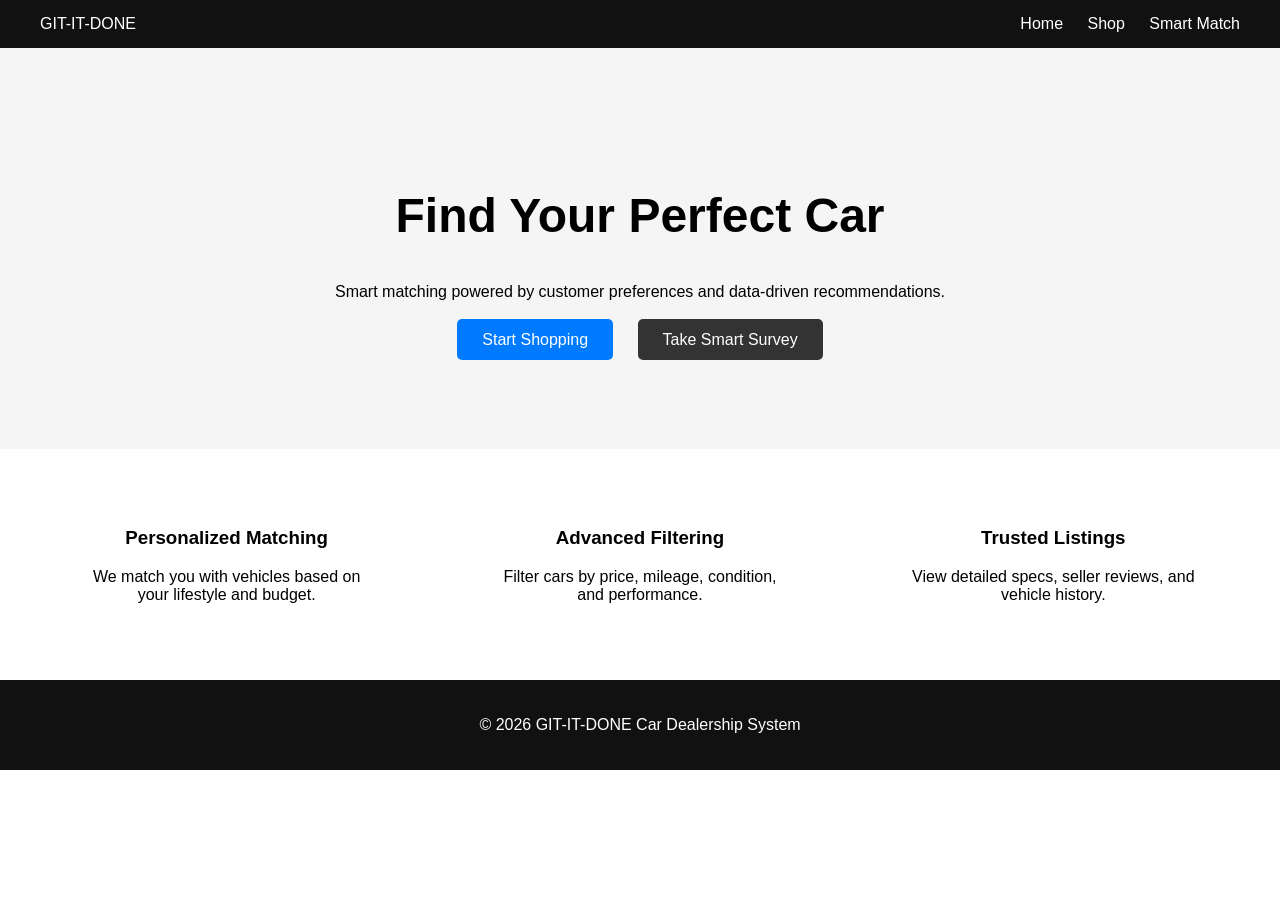
<file: src/resources/static/index.html>
<!DOCTYPE html>
<html lang="en">
<head>
    <title>GIT-IT-DONE | Car Dealership</title>
    <link rel="stylesheet" href="css/style.css">
</head>
<body>

<!-- Navbar -->
<nav class="navbar">
    <div class="logo">GIT-IT-DONE</div>
    <div class="nav-links">
        <a href="/src/resources/static">Home</a>
        <a href="/shop">Shop</a>
        <a href="/survey">Smart Match</a>
    </div>
</nav>

<!-- Hero Section -->
<section class="hero">
    <h1>Find Your Perfect Car</h1>
    <p>Smart matching powered by customer preferences and data-driven recommendations.</p>
    <div class="hero-buttons">
        <a href="/shop" class="btn-primary">Start Shopping</a>
        <a href="/survey" class="btn-secondary">Take Smart Survey</a>
    </div>
</section>

<!-- Features -->
<section class="features">
    <div class="feature-card">
        <h3>Personalized Matching</h3>
        <p>We match you with vehicles based on your lifestyle and budget.</p>
    </div>

    <div class="feature-card">
        <h3>Advanced Filtering</h3>
        <p>Filter cars by price, mileage, condition, and performance.</p>
    </div>

    <div class="feature-card">
        <h3>Trusted Listings</h3>
        <p>View detailed specs, seller reviews, and vehicle history.</p>
    </div>
</section>

<!-- Footer -->
<footer class="footer">
    <p>© 2026 GIT-IT-DONE Car Dealership System</p>
</footer>

</body>
</html>
</file>
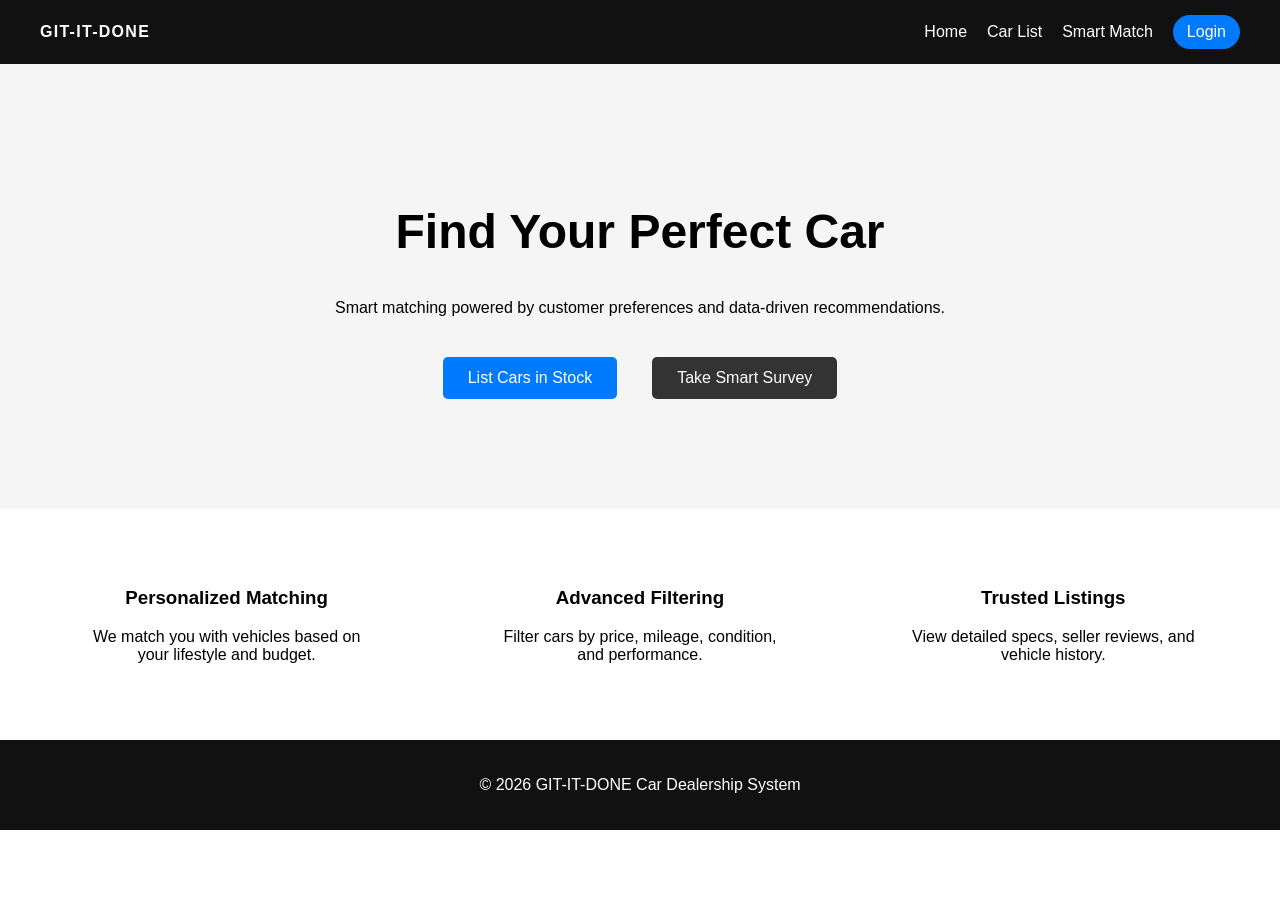
<file: src/main/resources/static/index.html>
<!DOCTYPE html>
<html lang="en">

<head>
    <meta charset="UTF-8">
    <title>GIT-IT-DONE | Car Dealership</title>
    <link rel="stylesheet" href="css/style.css">
</head>

<body>

    <nav class="navbar">
        <div class="logo">GIT-IT-DONE</div>
        <div class="nav-links">
            <a href="index.html">Home</a>
            <a href="cars.html">Car List</a>
            <a href="surver.html">Smart Match</a>
            <a href="login.html" class="nav-button">Login</a>
        </div>
    </nav>

    <section class="hero">
        <h1>Find Your Perfect Car</h1>
        <p>Smart matching powered by customer preferences and data-driven recommendations.</p>
        <div class="hero-buttons">
            <a href="cars.html" class="btn-primary">List Cars in Stock</a>
            <a href="surver.html" class="btn-secondary">Take Smart Survey</a>
        </div>
    </section>

    <section class="features">
        <div class="feature-card">
            <h3>Personalized Matching</h3>
            <p>We match you with vehicles based on your lifestyle and budget.</p>
        </div>

        <div class="feature-card">
            <h3>Advanced Filtering</h3>
            <p>Filter cars by price, mileage, condition, and performance.</p>
        </div>

        <div class="feature-card">
            <h3>Trusted Listings</h3>
            <p>View detailed specs, seller reviews, and vehicle history.</p>
        </div>
    </section>

    <footer class="footer">
        <p>© 2026 GIT-IT-DONE Car Dealership System</p>
    </footer>

</body>

</html>
</file>
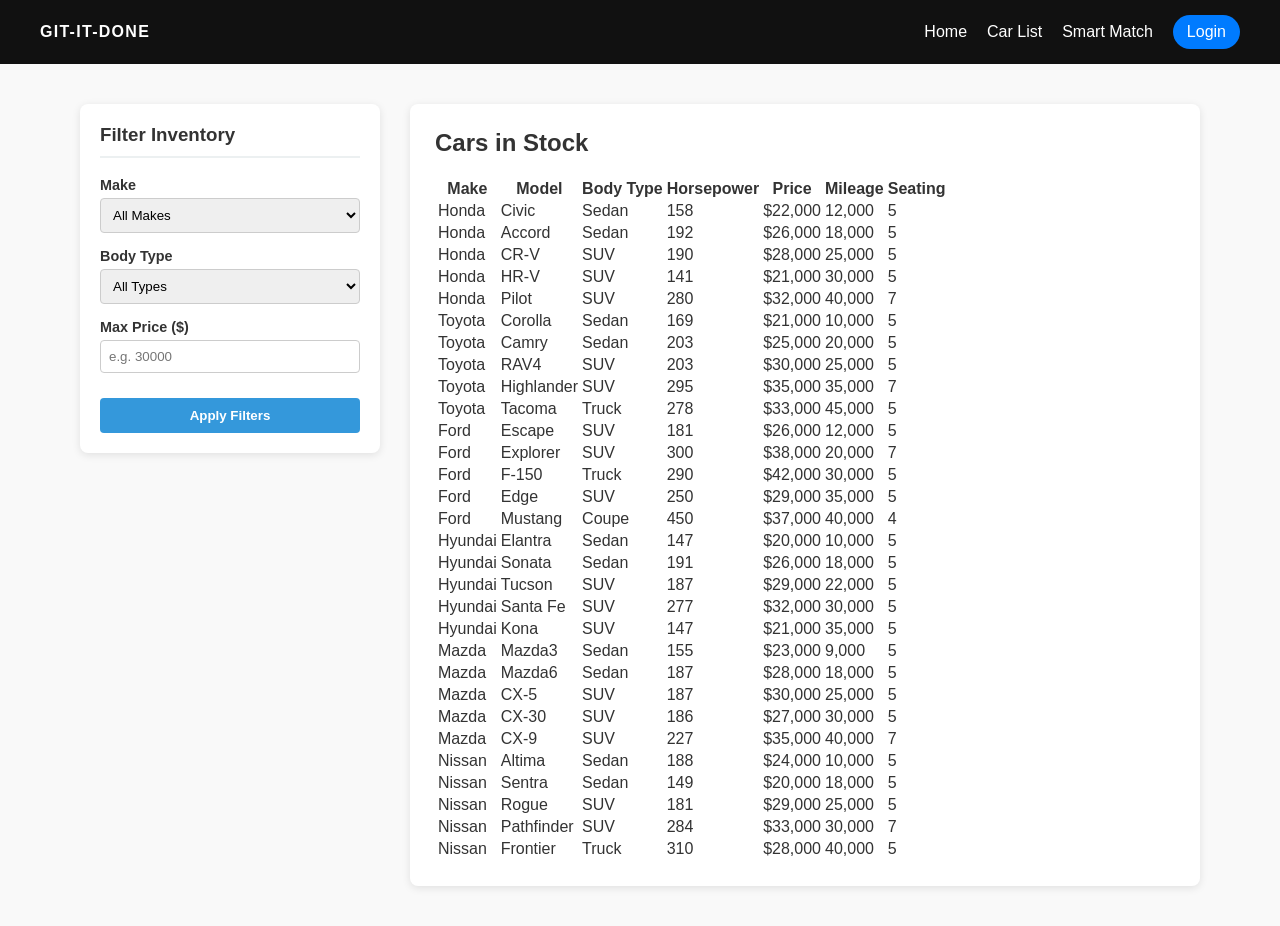
<file: src/main/resources/static/cars.html>
<!DOCTYPE html>
<html lang="en">

<head>
    <meta charset="UTF-8">
    <title>Cars in Stock</title>
    <link rel="stylesheet" href="css/style.css">

    <style>
        .inventory-page {
            background-color: #f9f9f9;
            color: #333;
            min-height: calc(100vh - 70px);
        }

        .container {
            display: flex;
            gap: 30px;
            padding: 40px;
            max-width: 1200px;
            margin: 0 auto;
            box-sizing: border-box;
        }

        .sidebar {
            width: 260px;
            background: #fff;
            padding: 20px;
            border-radius: 8px;
            box-shadow: 0 2px 8px rgba(0, 0, 0, 0.1);
            height: fit-content;
        }

        .sidebar h3 {
            margin-top: 0;
            border-bottom: 2px solid #ecf0f1;
            padding-bottom: 10px;
        }

        .filter-group {
            margin-bottom: 15px;
        }

        .filter-group label {
            display: block;
            margin-bottom: 5px;
            font-size: 0.9em;
            font-weight: bold;
        }

        .filter-group select,
        .filter-group input {
            width: 100%;
            padding: 8px;
            border: 1px solid #ccc;
            border-radius: 4px;
            box-sizing: border-box;
        }

        .filter-btn {
            width: 100%;
            padding: 10px;
            background-color: #3498db;
            color: white;
            border: none;
            border-radius: 4px;
            cursor: pointer;
            font-weight: bold;
            margin-top: 10px;
        }

        .filter-btn:hover {
            background-color: #2980b9;
        }

        .content {
            flex: 1;
            background: #fff;
            padding: 25px;
            border-radius: 8px;
            box-shadow: 0 2px 8px rgba(0, 0, 0, 0.1);
        }

        .content h1 {
            margin-top: 0;
            margin-bottom: 20px;
        }



        @media (max-width: 900px) {
            .container {
                flex-direction: column;
                padding: 24px 20px;
            }

            .sidebar {
                width: auto;
            }

            .content {
                overflow-x: auto;
            }

            th,
            td {
                white-space: nowrap;
            }
        }
    </style>
</head>

<body>

    <nav class="navbar">
        <div class="logo">GIT-IT-DONE</div>
        <div class="nav-links">
            <a href="index.html">Home</a>
            <a href="cars.html">Car List</a>
            <a href="surver.html">Smart Match</a>
            <a href="login.html" class="nav-button">Login</a>
        </div>
    </nav>

    <main class="inventory-page">
        <div class="container">

            <aside class="sidebar">
                <h3>Filter Inventory</h3>

                <div class="filter-group">
                    <label for="make">Make</label>
                    <select id="make">
                        <!-- Populated dynamically by cars.js from cars.json -->
                    </select>
                </div>

                <div class="filter-group">
                    <label for="bodyType">Body Type</label>
                    <select id="bodyType">
                        <!-- Populated dynamically by cars.js from cars.json -->
                    </select>
                </div>

                <div class="filter-group">
                    <label for="maxPrice">Max Price ($)</label>
                    <input type="number" id="maxPrice" placeholder="e.g. 30000">
                </div>

                <button class="filter-btn" id="applyFilters">Apply Filters</button>
            </aside>

            <section class="content">
                <h1>Cars in Stock</h1>

                <table id="carTable">
                    <thead>
                        <tr>
                            <th>Make</th>
                            <th>Model</th>
                            <th>Body Type</th>
                            <th>Horsepower</th>
                            <th>Price</th>
                            <th>Mileage</th>
                            <th>Seating</th>
                        </tr>
                    </thead>
                    <tbody></tbody>
                </table>
            </section>

        </div>
    </main>

    <script src="js/cars.js"></script>

</body>

</html>
</file>
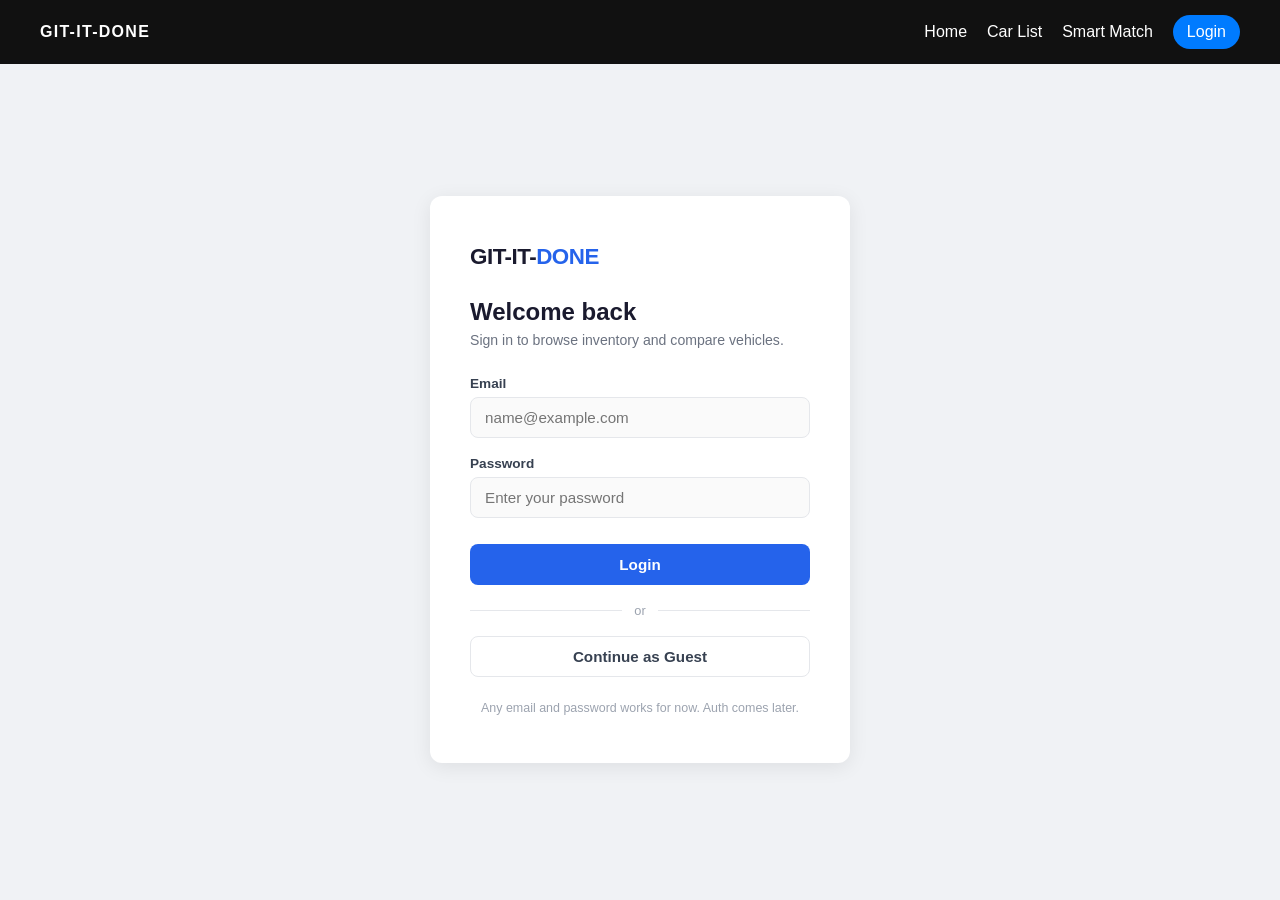
<file: src/main/resources/static/login.html>
<!DOCTYPE html>
<html lang="en">

<head>
    <meta charset="UTF-8">
    <meta name="viewport" content="width=device-width, initial-scale=1.0">
    <title>Login - GIT-IT-DONE</title>
    <link rel="stylesheet" href="css/style.css">
    <style>
        * {
            box-sizing: border-box;
            margin: 0;
            padding: 0;
        }

        body {
            font-family: Arial, sans-serif;
            background: #f0f2f5;
            min-height: 100vh;
        }

        .login-page {
            min-height: calc(100vh - 70px);
            display: flex;
            align-items: center;
            justify-content: center;
            padding: 40px 20px;
        }

        .login-shell {
            width: 100%;
            max-width: 1100px;
            display: flex;
            justify-content: center;
        }

        .card {
            background: #fff;
            border-radius: 12px;
            box-shadow: 0 4px 20px rgba(0, 0, 0, 0.08);
            padding: 48px 40px;
            width: 100%;
            max-width: 420px;
        }

        .logo-mark {
            font-size: 1.4rem;
            font-weight: 600;
            color: #1a1a2e;
            letter-spacing: -0.5px;
            margin-bottom: 28px;
        }

        .logo-mark span {
            color: #2563eb;
        }

        .card h2 {
            font-size: 1.5rem;
            font-weight: 600;
            color: #1a1a2e;
            margin-bottom: 6px;
        }

        .subtitle {
            font-size: 0.88rem;
            color: #6b7280;
            margin-bottom: 28px;
        }

        .field {
            margin-bottom: 18px;
        }

        .field label {
            display: block;
            font-size: 0.85rem;
            font-weight: 600;
            color: #374151;
            margin-bottom: 6px;
        }

        .field input {
            width: 100%;
            padding: 11px 14px;
            border: 1.5px solid #e5e7eb;
            border-radius: 8px;
            font-size: 0.95rem;
            font-family: inherit;
            color: #111;
            background: #fafafa;
            transition: border-color 0.2s, background 0.2s;
            outline: none;
        }

        .field input:focus {
            border-color: #2563eb;
            background: #fff;
        }

        .btn-login {
            width: 100%;
            padding: 12px;
            background: #2563eb;
            color: #fff;
            border: none;
            border-radius: 8px;
            font-size: 0.95rem;
            font-weight: 600;
            font-family: inherit;
            cursor: pointer;
            margin-top: 8px;
            transition: background 0.2s;
        }

        .btn-login:hover {
            background: #1d4ed8;
        }

        .divider {
            display: flex;
            align-items: center;
            gap: 12px;
            margin: 18px 0;
            color: #9ca3af;
            font-size: 0.8rem;
        }

        .divider::before,
        .divider::after {
            content: "";
            flex: 1;
            height: 1px;
            background: #e5e7eb;
        }

        .btn-guest {
            width: 100%;
            padding: 11px;
            background: transparent;
            color: #374151;
            border: 1.5px solid #e5e7eb;
            border-radius: 8px;
            font-size: 0.95rem;
            font-weight: 600;
            font-family: inherit;
            cursor: pointer;
            text-align: center;
            text-decoration: none;
            display: block;
            transition: border-color 0.2s, color 0.2s;
        }

        .btn-guest:hover {
            border-color: #2563eb;
            color: #2563eb;
        }

        .note {
            margin-top: 24px;
            font-size: 0.78rem;
            color: #9ca3af;
            text-align: center;
        }

        @media (max-width: 480px) {
            .card {
                padding: 32px 24px;
            }
        }
    </style>
</head>

<body>

    <nav class="navbar">
        <div class="logo">GIT-IT-DONE</div>
        <div class="nav-links">
            <a href="index.html">Home</a>
            <a href="cars.html">Car List</a>
            <a href="surver.html">Smart Match</a>
            <a href="login.html" class="nav-button">Login</a>
        </div>
    </nav>

    <main class="login-page">
        <div class="login-shell">
            <div class="card">
                <div class="logo-mark">GIT-IT-<span>DONE</span></div>

                <h2>Welcome back</h2>
                <p class="subtitle">Sign in to browse inventory and compare vehicles.</p>

                <form id="loginForm">
                    <div class="field">
                        <label for="email">Email</label>
                        <input type="email" id="email" placeholder="name@example.com" required>
                    </div>

                    <div class="field">
                        <label for="password">Password</label>
                        <input type="password" id="password" placeholder="Enter your password" required>
                    </div>

                    <button type="submit" class="btn-login">Login</button>
                </form>

                <div class="divider">or</div>

                <a href="cars.html" class="btn-guest">Continue as Guest</a>

                <p class="note">Any email and password works for now. Auth comes later.</p>
            </div>
        </div>
    </main>

    <script>
        document.getElementById("loginForm").addEventListener("submit", function (event) {
            event.preventDefault();
            window.location.href = "cars.html";
        });
    </script>

</body>

</html>
</file>
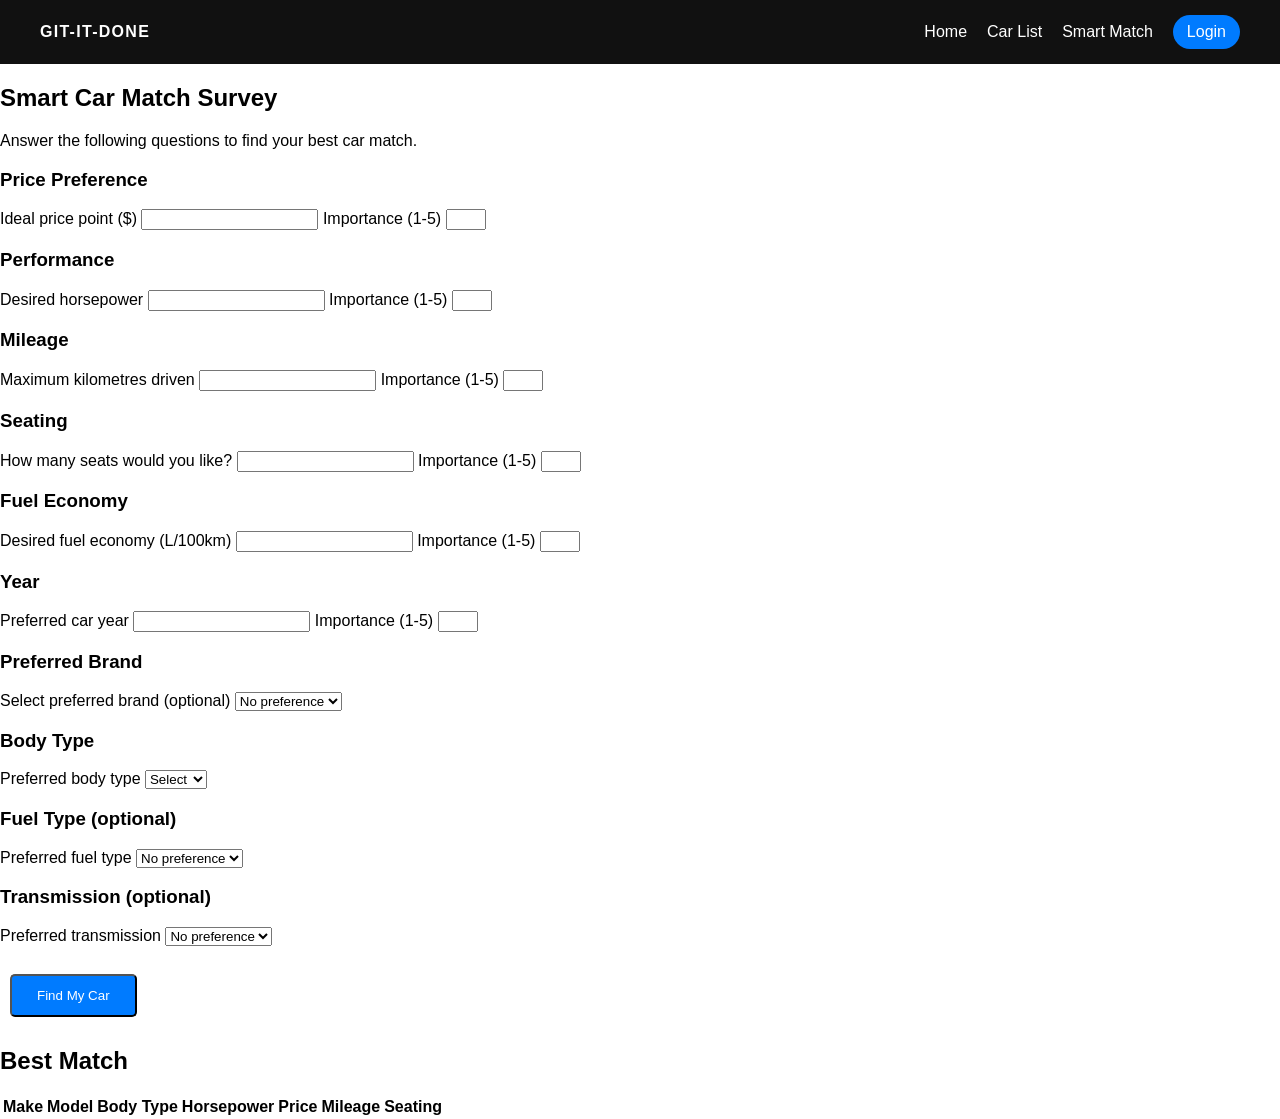
<file: src/main/resources/static/surver.html>
<!DOCTYPE html>
<html lang="en">

<head>
    <meta charset="UTF-8">
    <title>Smart Car Match</title>
    <link rel="stylesheet" href="css/style.css">
</head>

<body>

<nav class="navbar">
    <div class="logo">GIT-IT-DONE</div>
    <div class="nav-links">
        <a href="index.html">Home</a>
        <a href="cars.html">Car List</a>
        <a href="surver.html">Smart Match</a>
        <a href="login.html" class="nav-button">Login</a>
    </div>
</nav>

<section class="survey-container">

    <h1>Smart Car Match Survey</h1>
    <p>Answer the following questions to find your best car match.</p>

    <form id="surveyForm">
        <h3>Price Preference</h3>

        <label for="price">Ideal price point ($)</label>
        <input type="number" id="price" name="price" required min="1">

        <label for="priceImportance">Importance (1-5)</label>
        <input type="number" min="1" max="5" id="priceImportance" name="priceImportance" required>


        <h3>Performance</h3>

        <label for="horsepower">Desired horsepower</label>
        <input type="number" id="horsepower" name="horsepower" required min="1">

        <label for="powerImportance">Importance (1-5)</label>
        <input type="number" min="1" max="5" id="powerImportance" name="powerImportance" required>


        <h3>Mileage</h3>

        <label for="mileage">Maximum kilometres driven</label>
        <input type="number" id="mileage" name="mileage" required min="1">

        <label for="mileageImportance">Importance (1-5)</label>
        <input type="number" min="1" max="5" id="mileageImportance" name="mileageImportance" required>


        <h3>Seating</h3>

        <label for="seats">How many seats would you like?</label>
        <input type="number" id="seats" name="seats" required min="1">

        <label for="seatImportance">Importance (1-5)</label>
        <input type="number" min="1" max="5" id="seatImportance" name="seatImportance" required>


        <h3>Fuel Economy</h3>

        <label for="economy">Desired fuel economy (L/100km)</label>
        <input type="number" step="0.1" id="economy" name="economy" required min="1">

        <label for="economyImportance">Importance (1-5)</label>
        <input type="number" min="1" max="5" id="economyImportance" name="economyImportance" required>


        <h3>Year</h3>

        <label for="year">Preferred car year</label>
        <input type="number" id="year" name="year" required min="1900">

        <label for="yearImportance">Importance (1-5)</label>
        <input type="number" min="1" max="5" id="yearImportance" name="yearImportance" required>


        <h3>Preferred Brand</h3>

        <label for="makes">Select preferred brand (optional)</label>
        <select id="makes" name="makes"></select>


        <h3>Body Type</h3>

        <label for="bodyType">Preferred body type</label>
        <select id="bodyType" name="bodyType" required></select>


        <h3>Fuel Type (optional)</h3>

        <label for="fuelType">Preferred fuel type</label>
        <select id="fuelType" name="fuelType">
            <option value="">No preference</option></select>


        <h3>Transmission (optional)</h3>

        <label for="transmission">Preferred transmission</label>
        <select id="transmission" name="transmission">
            <option value="">No preference</option></select>

        <br><br>

        <button type="submit" class="btn-primary">Find My Car</button>
        <h2>Best Match</h2>

        <table id="resultTable">
            <thead>
            <tr>
                <th>Make</th>
                <th>Model</th>
                <th>Body Type</th>
                <th>Horsepower</th>
                <th>Price</th>
                <th>Mileage</th>
                <th>Seating</th>
            </tr>
            </thead>
            <tbody></tbody>
        </table>

    </form>

</section>

<script src="js/surver.js"></script>

</body>
</html>
</file>
<file: src/resources/static/css/style.css>
body {
    margin: 0;
    font-family: Arial, sans-serif;
}

.navbar {
    display: flex;
    justify-content: space-between;
    padding: 15px 40px;
    background-color: #111;
    color: white;
}

.nav-links a {
    margin-left: 20px;
    text-decoration: none;
    color: white;
}

.hero {
    text-align: center;
    padding: 100px 20px;
    background-color: #f5f5f5;
}

.hero h1 {
    font-size: 48px;
}

.hero-buttons {
    margin-top: 30px;
}

.btn-primary, .btn-secondary {
    padding: 12px 25px;
    text-decoration: none;
    margin: 10px;
    border-radius: 5px;
}

.btn-primary {
    background-color: #007bff;
    color: white;
}

.btn-secondary {
    background-color: #333;
    color: white;
}

.features {
    display: flex;
    justify-content: space-around;
    padding: 60px 20px;
}

.feature-card {
    width: 300px;
    text-align: center;
}

.footer {
    text-align: center;
    padding: 20px;
    background-color: #111;
    color: white;
}
</file>
<file: src/main/resources/static/css/style.css>
body {
    margin: 0;
    font-family: Arial, sans-serif;
}

.navbar {
    display: flex;
    justify-content: space-between;
    align-items: center;
    padding: 15px 40px;
    background-color: #111;
    color: white;
}

.logo {
    font-weight: bold;
    letter-spacing: 0.08em;
}

.nav-links {
    display: flex;
    align-items: center;
}

.nav-links a {
    margin-left: 20px;
    text-decoration: none;
    color: white;
}

.nav-links a:hover {
    color: #9fd3ff;
}

.nav-links .nav-button {
    display: inline-block;
    padding: 8px 14px;
    border-radius: 999px;
    background-color: #007bff;
    color: white;
    transition: background-color 0.2s ease;
}

.nav-links .nav-button:hover {
    color: white;
    background-color: #0069d9;
}

.hero {
    text-align: center;
    padding: 100px 20px;
    background-color: #f5f5f5;
}

.hero h1 {
    font-size: 48px;
}

.hero-buttons {
    margin-top: 30px;
    display: flex;
    justify-content: center;
    gap: 15px;
    flex-wrap: wrap;
}

.btn-primary,
.btn-secondary {
    padding: 12px 25px;
    text-decoration: none;
    margin: 10px;
    border-radius: 5px;
}

.btn-primary {
    background-color: #007bff;
    color: white;
}

.btn-secondary {
    background-color: #333;
    color: white;
}

.features {
    display: flex;
    justify-content: space-around;
    padding: 60px 20px;
}

.feature-card {
    width: 300px;
    text-align: center;
}

.footer {
    text-align: center;
    padding: 20px;
    background-color: #111;
    color: white;
}

.survey-page {
    padding: 0;
    background-color: #f9f9f9;
    color: #333;
}

.survey-page .survey-container {
    max-width: 600px;
    margin: 40px auto;
    background: #fff;
    padding: 30px 40px;
    border-radius: 8px;
    box-shadow: 0 2px 8px rgba(0, 0, 0, 0.1);
    box-sizing: border-box;
}

.survey-page .survey-container h1 {
    margin-top: 0;
    color: #2c3e50;
}

.survey-page .survey-container p {
    color: #666;
    margin-bottom: 30px;
}

.survey-page .survey-container h3 {
    margin-top: 30px;
    border-bottom: 2px solid #ecf0f1;
    padding-bottom: 10px;
    color: #2c3e50;
}

.survey-page form label {
    display: block;
    margin-top: 15px;
    margin-bottom: 5px;
    font-weight: bold;
    font-size: 0.9em;
    color: #555;
}

.survey-page form input[type="number"],
.survey-page form select {
    width: 100%;
    padding: 10px;
    border: 1px solid #ccc;
    border-radius: 4px;
    box-sizing: border-box;
    font-size: 1em;
}

.survey-page form input[type="number"]:focus,
.survey-page form select:focus {
    border-color: #3498db;
    outline: none;
}

.survey-page .btn-primary {
    background-color: #3498db;
    color: white;
    border: none;
    cursor: pointer;
    font-weight: bold;
    font-size: 1em;
    width: 100%;
    margin-top: 20px;
    transition: background-color 0.2s;
}

.survey-page .btn-primary:hover {
    background-color: #2980b9;
}

.survey-page #result {
    margin-top: 20px;
    padding: 15px;
    background-color: #eaf2f8;
    border-left: 4px solid #3498db;
    border-radius: 4px;
    display: none;
    color: #2c3e50;
}

.survey-page #result a {
    color: #3498db;
}

.survey-page #result.is-clickable {
    cursor: pointer;
}

@media (max-width: 768px) {
    .navbar {
        flex-direction: column;
        gap: 12px;
        padding: 16px 20px;
    }

    .nav-links {
        flex-wrap: wrap;
        justify-content: center;
    }

    .nav-links a {
        margin: 0 10px;
    }

    .survey-page .survey-container {
        margin: 24px 16px;
        padding: 24px 20px;
    }

    .features {
        flex-direction: column;
        align-items: center;
        gap: 24px;
    }
}
</file>
